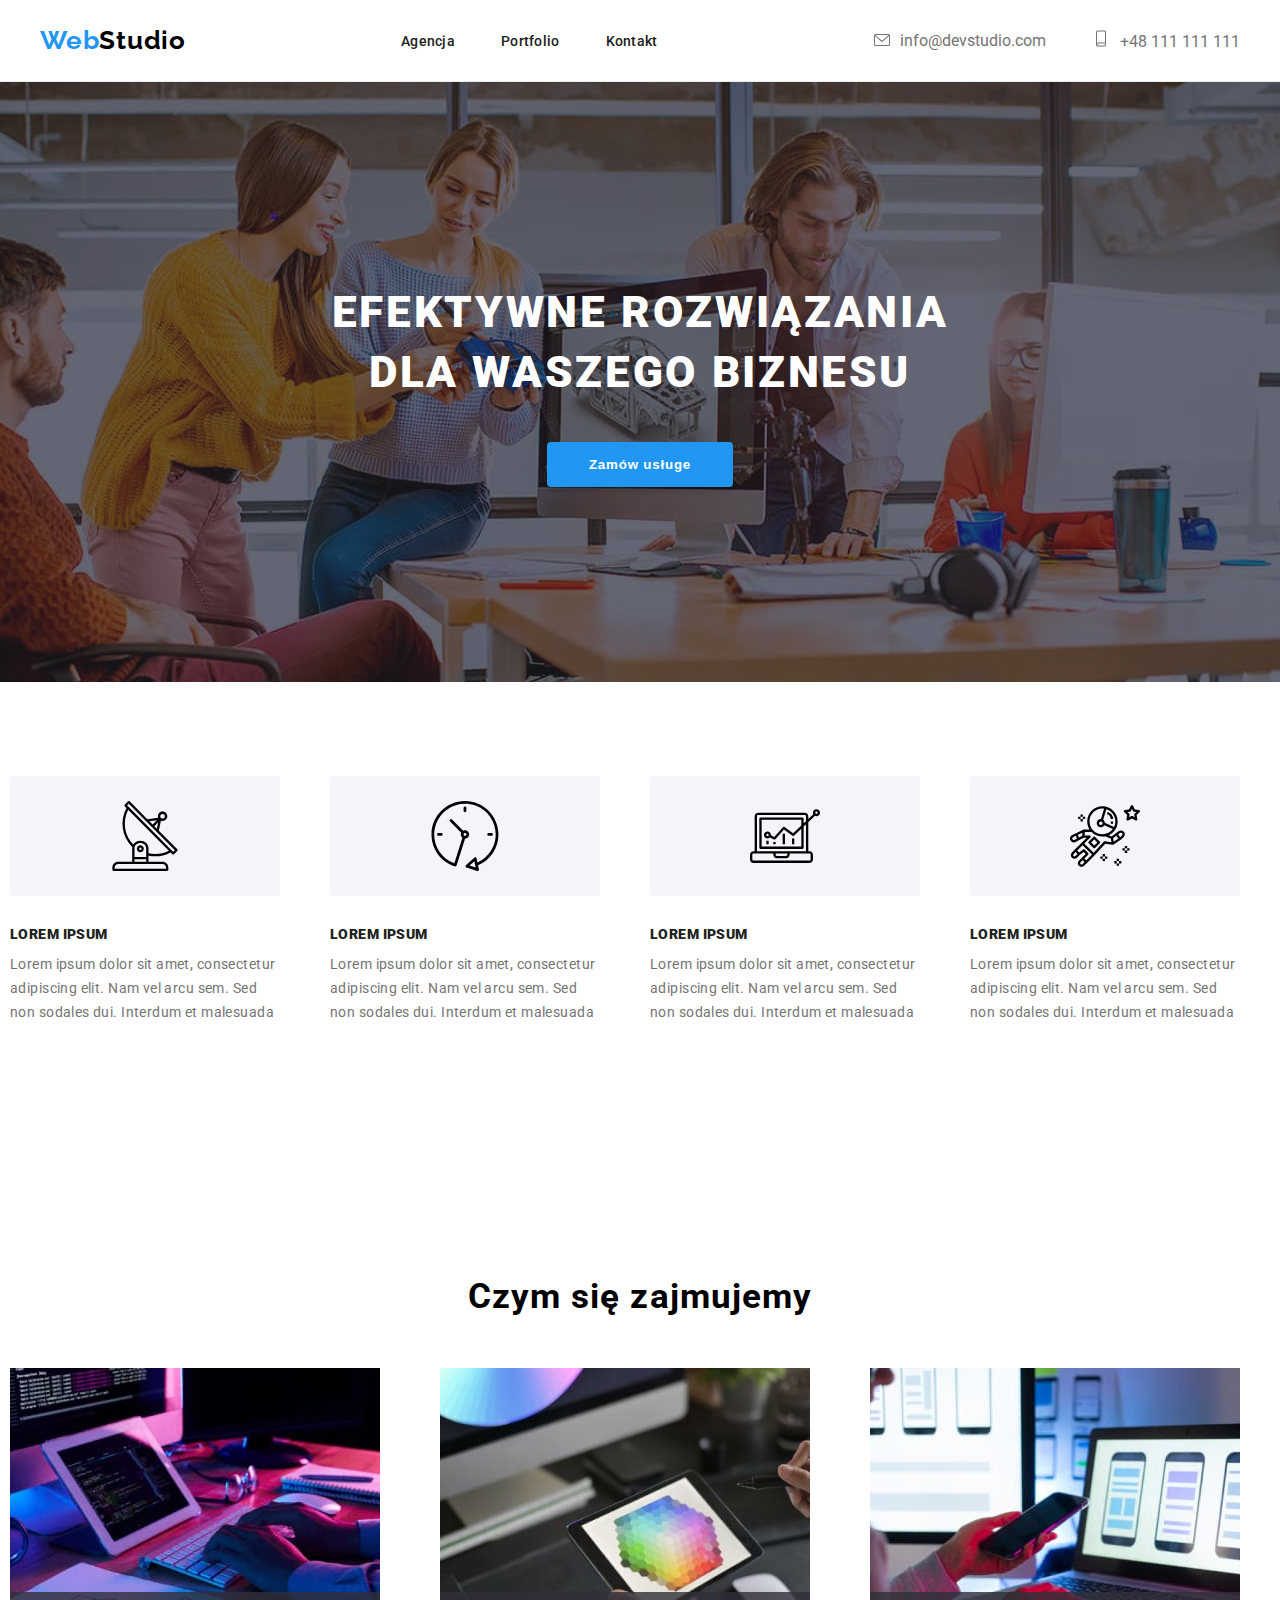
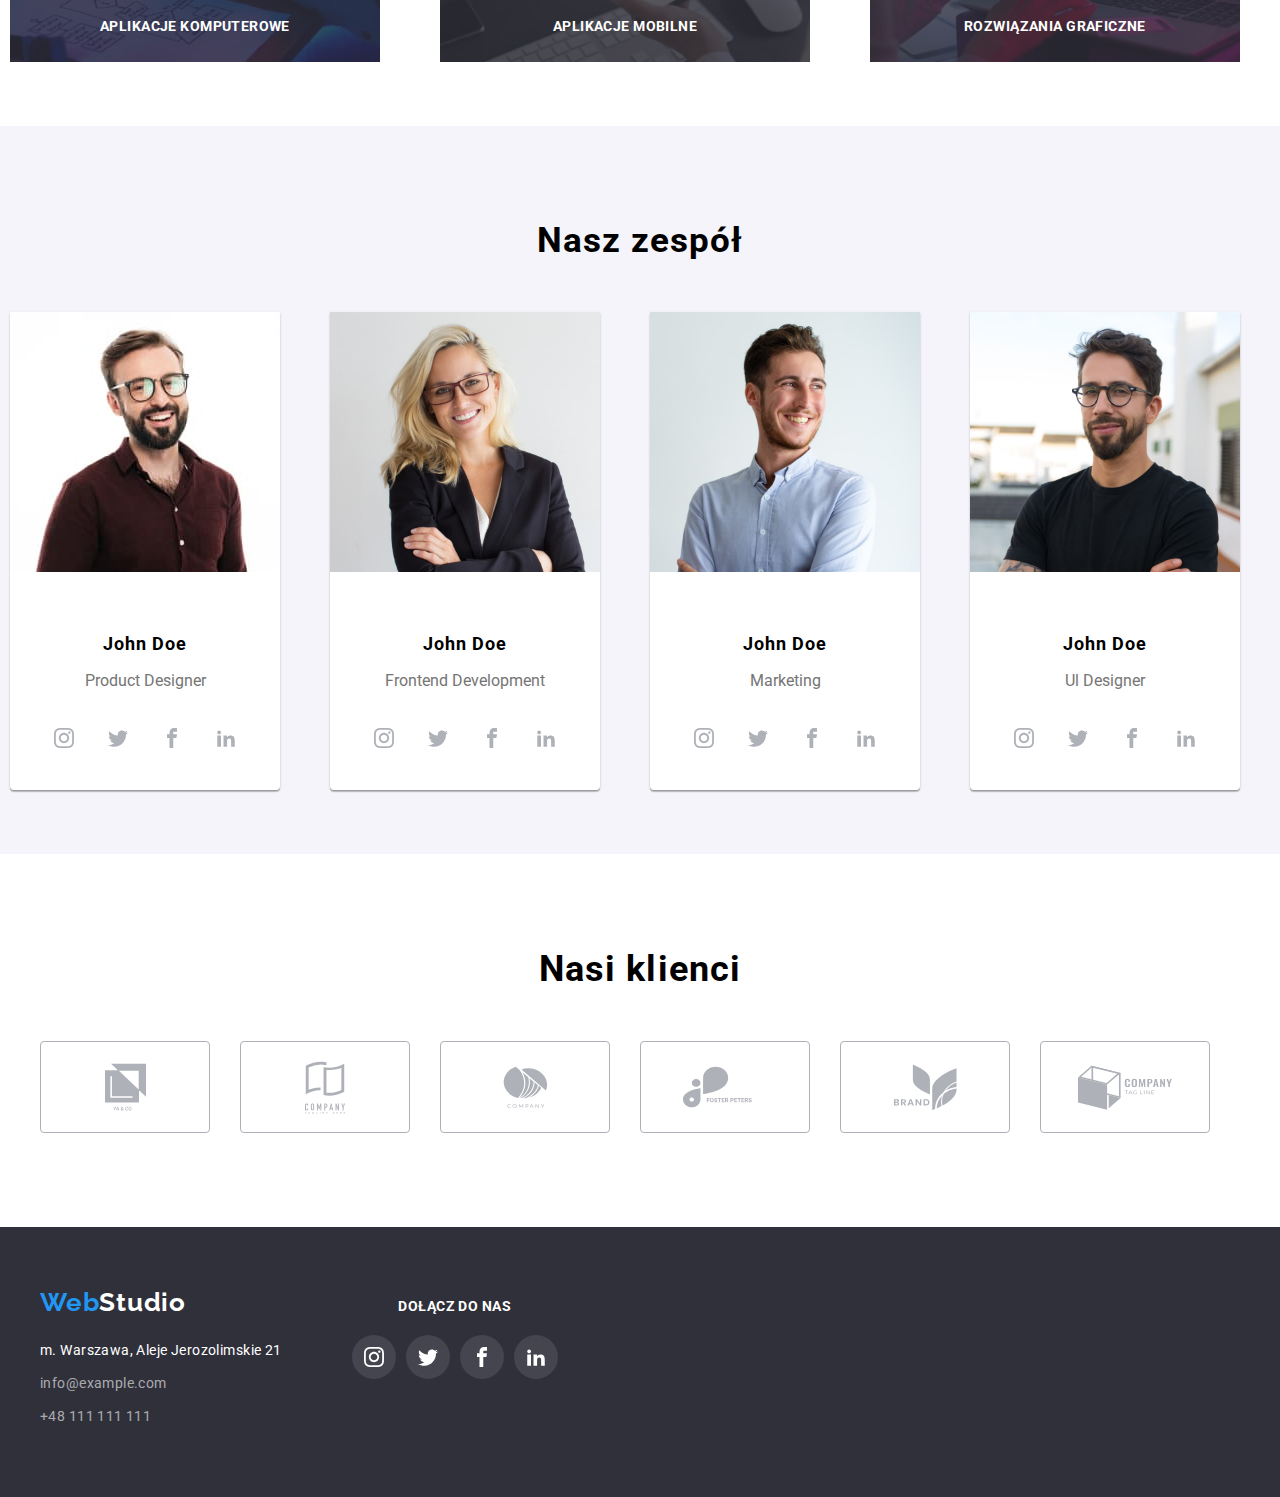
<file: index.html>
<!DOCTYPE html>
<html lang="pl">

<head>
    <meta charset="UTF-8" />
    <meta http-equiv="x-ua-compatible" content="ie=edge" />
    <meta name="viewport" content="width=device-width,initial-scale=1.0" />
    <title>Praca Domowa</title>
    <link rel="stylesheet" href="css/styles.css" />
    <link rel="preconnect" href="https://fonts.googleapis.com" />
    <link rel="preconnect" href="https://fonts.gstatic.com" crossorigin />
    <link
        href="https://fonts.googleapis.com/css2?family=Raleway:wght@700&family=Roboto:wght@400;500;700;900&display=swap"
        rel="stylesheet" />
</head>

<body>
    <header class="header">
        <div class="container">
            <div class="menu">
                <div class="menu-list">

                    <a class="logo-up-web" href="index.html">
                        <h2 class="logo-h2">Web<span class="second-color-up">Studio</span></h2>
                    </a>

                    <nav>
                        <ul class="menu-list-nav">
                            <li class="menu-list-nav-li">
                                <a class="aNav" href="">Agencja</a>
                            </li>
                            <li class="menu-list-nav-li">
                                <a class="aNav" href="portfolio.html">Portfolio</a>
                            </li>
                            <li class="menu-list-nav-li">
                                <a class="aNav" href="">Kontakt</a>
                            </li>
                        </ul>
                    </nav>
                </div>

                <ul class="header-contact-ul">
                    <li class="header-contact-li">
                        <a class="contact-color-right" href="mailto:info@devstudio.com"><svg class="icon envelope">
                                <use href="images/icons.svg#icon-envelope"></use>
                            </svg>info@devstudio.com</a>
                    </li>
                    <li class="header-contact-li">
                        <a class="contact-color-right" href="tel:+48111111111"> <svg class="icon smartphone">
                                <use href="images/icons.svg#icon-smartphone"></use>
                            </svg> +48 111 111 111</a>
                    </li>
                </ul>
            </div>
        </div>
    </header>

    <main>
        <section class="background-color  ">
            <div class="banner-img">
                <h1 class="banerText ">EFEKTYWNE ROZWIĄZANIA <br> DLA WASZEGO BIZNESU</h1>
                <div class="button-div-center ">
                    <button class="button" type="button" data-modal-open>Zamów usługe</button>
                </div>
            </div>
        </section>

        <section class="section ">
            <div class="container ">
                <ul class="description-ul">
                    <li class="description-li">
                        <div class="description-mini">
                            <svg class="description-icon">
                                <use href="images/icons.svg#icon-antenna"></use>
                            </svg>
                        </div>
                        <p class="description-b"><b>LOREM IPSUM</b></p>
                        <p class="description ">
                            Lorem ipsum dolor sit amet, consectetur adipiscing elit. Nam vel arcu sem. Sed non sodales
                            dui. Interdum et malesuada
                        </p>
                    </li>
                    <li class="description-li">
                        <div class="description-mini">
                            <svg class="description-icon">
                                <use href="images/icons.svg#icon-clock"></use>
                            </svg>
                        </div>
                        <p class="description-b"><b>LOREM IPSUM</b></p>
                        <p class="description ">
                            Lorem ipsum dolor sit amet, consectetur adipiscing elit. Nam vel arcu sem. Sed non sodales
                            dui. Interdum et malesuada
                        </p>
                    </li>
                    <li class="description-li">
                        <div class="description-mini">
                            <svg class="description-icon">
                                <use href="images/icons.svg#icon-diagram"></use>
                            </svg>
                        </div>
                        <p class="description-b"><b>LOREM IPSUM</b></p>
                        <p class="description ">
                            Lorem ipsum dolor sit amet, consectetur adipiscing elit. Nam vel arcu sem. Sed non sodales
                            dui. Interdum et malesuada
                        </p>
                    </li>
                    <li class="description-li">
                        <div class="description-mini">
                            <svg class="description-icon">
                                <use href="images/icons.svg#icon-astronaut"></use>
                            </svg>
                        </div>
                        <p class="description-b"><b>LOREM IPSUM</b></p>
                        <p class="description ">
                            Lorem ipsum dolor sit amet, consectetur adipiscing elit. Nam vel arcu sem. Sed non sodales
                            dui. Interdum et malesuada
                        </p>
                    </li>
                </ul>
            </div>
        </section>
        <section class="section ">
            <div class="container ">
                <h3 class="we-do-h3">Czym się zajmujemy</h3>
                <ul class="we-do-ul">
                    <li class="we-do-li">
                        <img class="we-do-img" src="images/img.jpg " 
                        alt="img1 " width="370 " height="294 " />
                        <div class="we-do-image-description">
                            <h4>Aplikacje Komputerowe</h4>
                        </div>
                    </li>
                    <li class="we-do-li">
                        <img class="we-do-img" src="images/img2.jpg " 
                        alt="img2 " width="370 " height="294 " />
                        <div class="we-do-image-description">
                            <h4>Aplikacje Mobilne</h4>
                        </div>
                    </li>
                    <li class="we-do-li">
                        <img class="we-do-img" src="images/img3.jpg " 
                        alt="img3 " width="370 " height="294 " />
                        <div class="we-do-image-description">
                            <h4>Rozwiązania Graficzne</h4>
                        </div>
                    </li>
                </ul>
            </div>
        </section>
        <section class="our-team-section section">
            <div class="container">
                <h3 class="team-h3">Nasz zespół</h3>
                <ul class="team-ul">
                    <li class="team-li">
                        <figure>
                            <img class="imgteam" src="images/img16.jpg " alt="img16 " />
                            <figcaption>
                                <h4 class="portfolio-h4">John Doe</h4>
                                <p class="portfolio-p">Product Designer</p>
                                <ul class="team-icons-ul">
                                    <li>
                                        <a class="team-icons-a" href="">
                                            <svg class="team-icons-icon">
                                                <use href="images/icons.svg#icon-instagram"></use>
                                            </svg></a>
                                    </li>
                                    <li>
                                        <a class="team-icons-a" href="">
                                            <svg class="team-icons-icon">
                                                <use href="images/icons.svg#icon-twitter"></use>
                                            </svg></a>
                                    </li>
                                    <li>
                                        <a class="team-icons-a" href="">
                                            <svg class="team-icons-icon">
                                                <use href="images/icons.svg#icon-facebook"></use>
                                            </svg></a>
                                    </li>
                                    <li>
                                        <a class="team-icons-a" href="">
                                            <svg class="team-icons-icon">
                                                <use href="images/icons.svg#icon-linkedin"></use>
                                            </svg></a>
                                    </li>
                                </ul>
                            </figcaption>
                    </li>
                    <li class="team-li">
                        <figure>
                            <img class="imgteam " src="images/img4.jpg " alt="img4 " />
                            <figcaption>
                                <h4 class="portfolio-h4">John Doe</h4>
                                <p class="portfolio-p">Frontend Development</p>
                                <ul class="team-icons-ul">
                                    <li>
                                        <a class="team-icons-a" href="">
                                            <svg class="team-icons-icon">
                                                <use href="images/icons.svg#icon-instagram"></use>
                                            </svg></a>
                                    </li>
                                    <li>
                                        <a class="team-icons-a" href="">
                                            <svg class="team-icons-icon">
                                                <use href="images/icons.svg#icon-twitter"></use>
                                            </svg></a>
                                    </li>
                                    <li>
                                        <a class="team-icons-a" href="">
                                            <svg class="team-icons-icon">
                                                <use href="images/icons.svg#icon-facebook"></use>
                                            </svg></a>
                                    </li>
                                    <li>
                                        <a class="team-icons-a" href="">
                                            <svg class="team-icons-icon">
                                                <use href="images/icons.svg#icon-linkedin"></use>
                                            </svg></a>
                                    </li>
                                </ul>
                            </figcaption>
                        </figure>
                    </li>
                    <li class="team-li">
                        <figure>
                            <img class="imgteam " src="images/img5.jpg " alt="img5 " />
                            <figcaption>
                                <h4 class="portfolio-h4">John Doe</h4>
                                <p class="portfolio-p">Marketing</p>
                                <ul class="team-icons-ul">
                                    <li>
                                        <a class="team-icons-a" href="">
                                            <svg class="team-icons-icon">
                                                <use href="images/icons.svg#icon-instagram"></use>
                                            </svg></a>
                                    </li>
                                    <li>
                                        <a class="team-icons-a" href="">
                                            <svg class="team-icons-icon">
                                                <use href="images/icons.svg#icon-twitter"></use>
                                            </svg></a>
                                    </li>
                                    <li>
                                        <a class="team-icons-a" href="">
                                            <svg class="team-icons-icon">
                                                <use href="images/icons.svg#icon-facebook"></use>
                                            </svg></a>
                                    </li>
                                    <li>
                                        <a class="team-icons-a" href="">
                                            <svg class="team-icons-icon">
                                                <use href="images/icons.svg#icon-linkedin"></use>
                                            </svg></a>
                                    </li>
                                </ul>
                            </figcaption>
                        </figure>
                    </li>
                    <li class="team-li">
                        <figure>
                            <img class="imgteam " src="images/img6.jpg " alt="img6 " />
                            <figcaption>
                                <h4 class="portfolio-h4">John Doe</h4>
                                <p class="portfolio-p">Ul Designer</p>
                                <ul class="team-icons-ul">
                                    <li>
                                        <a class="team-icons-a" href="">
                                            <svg class="team-icons-icon">
                                                <use href="images/icons.svg#icon-instagram"></use>
                                            </svg></a>
                                    </li>
                                    <li>
                                        <a class="team-icons-a" href="">
                                            <svg class="team-icons-icon">
                                                <use href="images/icons.svg#icon-twitter"></use>
                                            </svg></a>
                                    </li>
                                    <li>
                                        <a class="team-icons-a" href="">
                                            <svg class="team-icons-icon">
                                                <use href="images/icons.svg#icon-facebook"></use>
                                            </svg></a>
                                    </li>
                                    <li>
                                        <a class="team-icons-a" href="">
                                            <svg class="team-icons-icon">
                                                <use href="images/icons.svg#icon-linkedin"></use>
                                            </svg></a>
                                    </li>
                                </ul>
                            </figcaption>
                        </figure>
                    </li>
                </ul>
            </div>
        </section>
        <section class="section">
            <div class="container">
                <h2 class="clients-h2">Nasi klienci</h2>
                <ul class="clients-ul">
                    <li>
                        <a class="clients-a" href="">
                            <svg class="clients-a-icon company01">
                                <use href="images/icons.svg#client-icon-company-01"></use>
                            </svg></a>
                    </li>
                    <li>
                        <a class="clients-a" href="">
                            <svg class="clients-a-icon company02">
                                <use href="images/icons.svg#client-icon-company-02"></use>
                            </svg></a>
                    </li>
                    <li>
                        <a class="clients-a" href="">
                            <svg class="clients-a-icon company03">
                                <use href="images/icons.svg#client-icon-company-03"></use>
                            </svg></a>
                    </li>
                    <li>
                        <a class="clients-a" href="">
                            <svg class="clients-a-icon company04">
                                <use href="images/icons.svg#client-icon-company-04"></use>
                            </svg></a>
                    </li>
                    <li>
                        <a class="clients-a" href="">
                            <svg class="clients-a-icon company05">
                                <use href="images/icons.svg#client-icon-company-05"></use>
                            </svg></a>
                    </li>
                    <li>
                        <a class="clients-a" href="">
                            <svg class="clients-a-icon company06">
                                <use href="images/icons.svg#client-icon-company-06"></use>
                            </svg></a>
                    </li>
                </ul>
            </div>
        </section>
    </main>
    <footer class="footer">
        <div class="container footer-div">
            <div class="footer-div2">
                <a class="logoDown " href="index.html ">
                    <h2 class="logo-h2">Web<span class="secondColorDown ">Studio</span></h2>
                </a>
                <address>
                    <ul>
                        <li class="footer-li">m. Warszawa, Aleje Jerozolimskie 21</li>
                        <li class="footer-li"><a class="footer-a" href="mailto:info@example.com">info@example.com</a>
                        </li>
                        <li class="footer-li"><a class="footer-a" href="tel:+48111111111">+48 111 111 111</a></li>
                    </ul>
                </address>
            </div>
            <section class="footer-section">
                <h3 class="footer-h3">Dołącz do nas</h3>

                <ul class="footer-social-ul">
                    <li>
                        <a class="footer-social-a" href="">
                            <svg class="footer-social-a-icon">
                                <use href="images/icons.svg#icon-instagram"></use>
                            </svg></a>
                    </li>
                    <li>
                        <a class="footer-social-a" href="">
                            <svg class="footer-social-a-icon">
                                <use href="images/icons.svg#icon-twitter"></use>
                            </svg></a>
                    </li>
                    <li>
                        <a class="footer-social-a" href=""><svg class="footer-social-a-icon">
                                <use href="images/icons.svg#icon-facebook"></use>
                            </svg></a>
                    </li>
                    <li>
                        <a class="footer-social-a" href="">
                            <svg class="footer-social-a-icon">
                                <use href="images/icons.svg#icon-linkedin"></use>
                            </svg></a>
                    </li>
                </ul>
            </section>
        </div>
    </footer>

    <div class="backdrop animation-modal is-hidden" data-modal>
        <div class="modal-window">
            <button class="modal-close-btn" type="button" data-modal-close>
                <svg class="modal-icon-close">
                    <use href="images/icons.svg#button-close"></use>
                </svg>
            </button>
        </div>
    </div>

    <script src="./js/modal.js"></script>
</body>

</html>
</file>
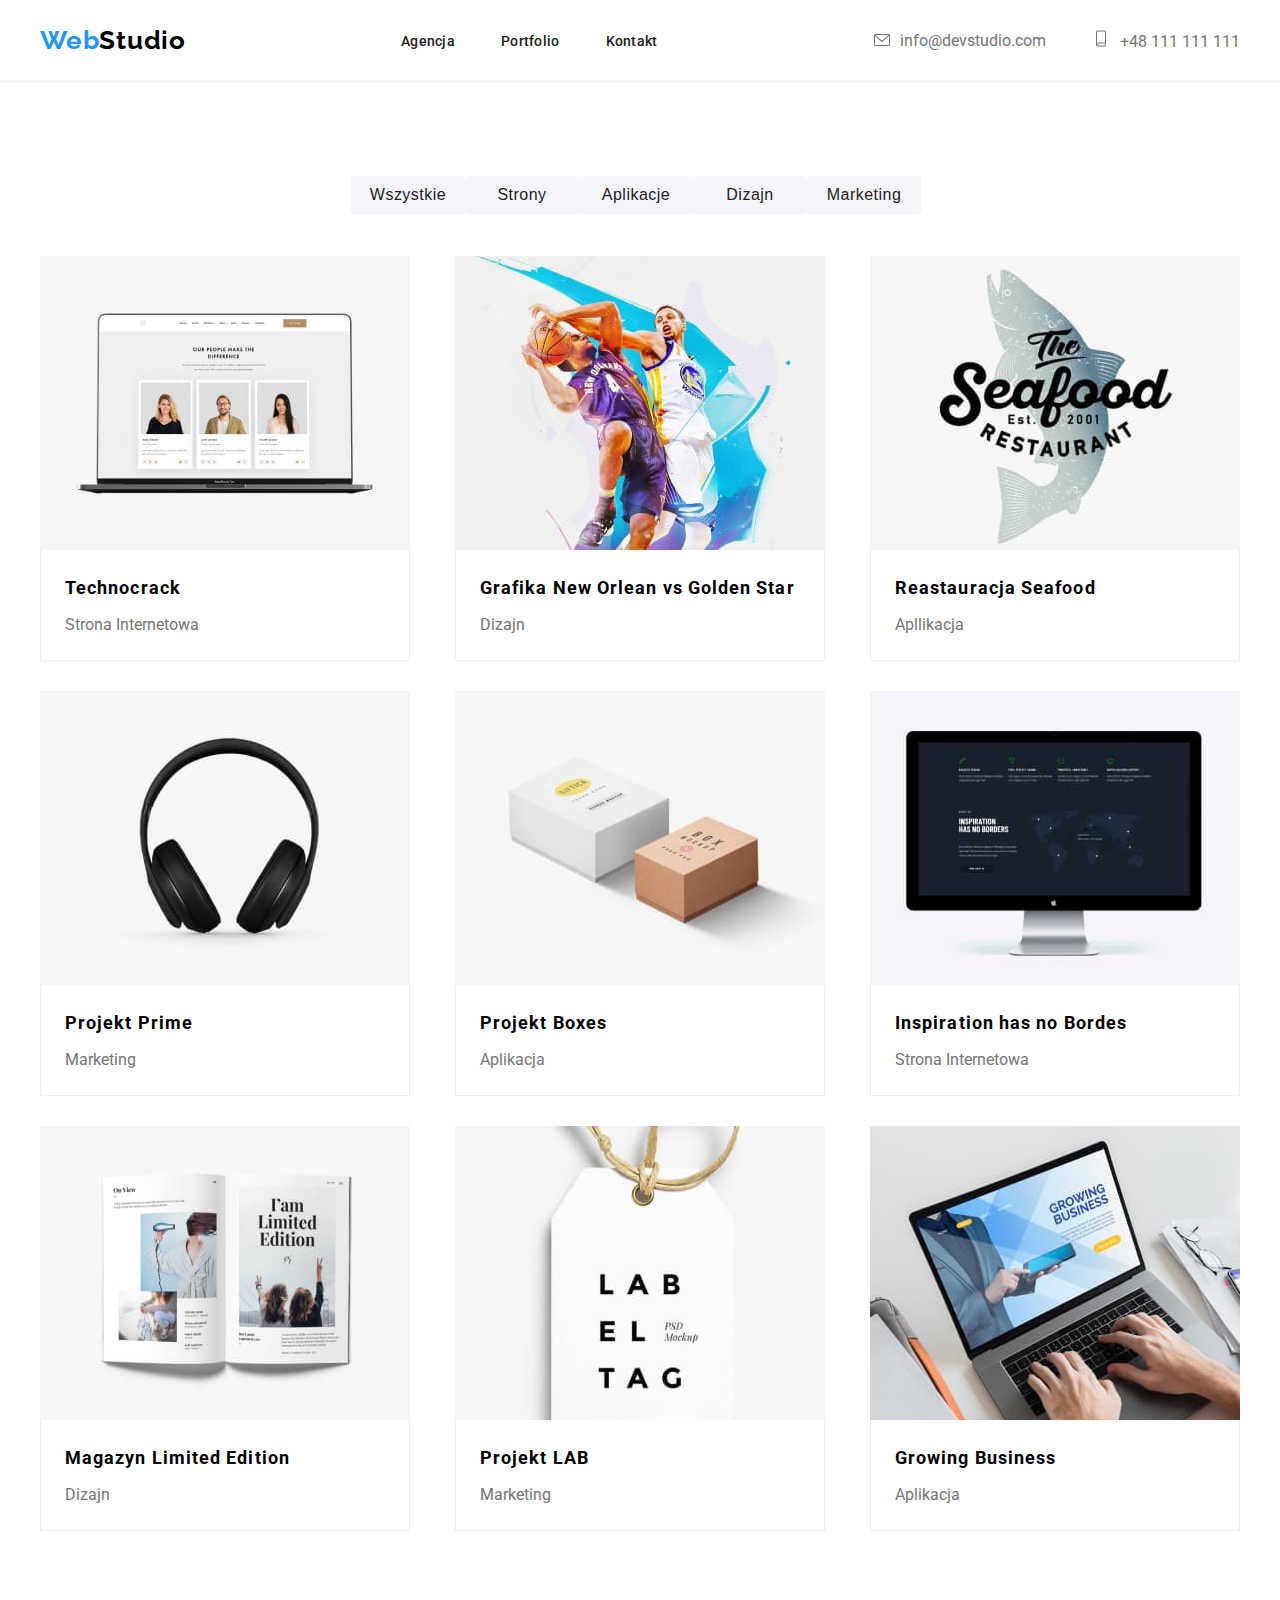
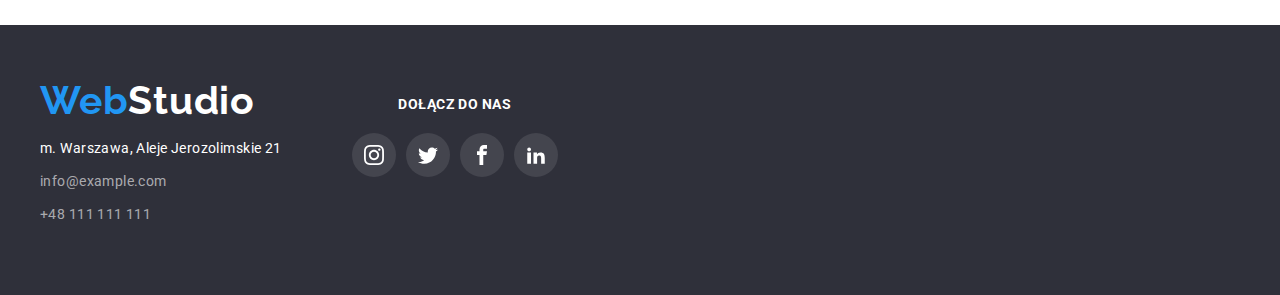
<file: portfolio.html>
<!DOCTYPE html>
<html lang="pl">

<head>
    <meta charset="UTF-8" />
    <meta http-equiv="x-ua-compatible" content="ie=edge" />
    <meta name="viewport" content="width=device-width,initial-scale=1.0" />
    <link rel="stylesheet" href="css/styles.css" />
    <link rel="preconnect" href="https://fonts.googleapis.com" />
    <link rel="preconnect" href="https://fonts.gstatic.com" crossorigin />
    <link
        href="https://fonts.googleapis.com/css2?family=Raleway:wght@700&family=Roboto:wght@400;500;700;900&display=swap"
        rel="stylesheet" />

    <title>Praca Domowa</title>
</head>

<body>
    <header class="header">
        <div class="container">
            <div class="menu">
                <div class="menu-list">

                    <a class="logo-up-web" href="index.html">
                        <h2 class="logo-h2">Web<span class="second-color-up">Studio</span></h2>
                    </a>

                    <nav>
                        <ul class="menu-list-nav">
                            <li class="menu-list-nav-li">
                                <a class="aNav" href="">Agencja</a>
                            </li>
                            <li class="menu-list-nav-li">
                                <a class="aNav" href="portfolio.html">Portfolio</a>
                            </li>
                            <li class="menu-list-nav-li">
                                <a class="aNav" href="">Kontakt</a>
                            </li>
                        </ul>
                    </nav>
                </div>

                <ul class="header-contact-ul">
                    <li class="header-contact-li">
                        <a class="contact-color-right" href="mailto:info@devstudio.com"><svg class="icon envelope">
                                <use href="images/icons.svg#icon-envelope"></use>
                            </svg>info@devstudio.com</a>
                    </li>
                    <li class="header-contact-li">
                        <a class="contact-color-right" href="tel:+48111111111"> <svg class="icon smartphone">
                                <use href="images/icons.svg#icon-smartphone"></use>
                            </svg> +48 111 111 111</a>
                    </li>
                </ul>
            </div>
        </div>
    </header>

    <main>
        <div class="container">
            <section class="section">
                <section>
                    <ul class="portfolio-button-ul">
                        <li class="portfolio-button-li">
                            <button class="button2 portfolioButton" type="button">
                                 Wszystkie
                            </button>
                        </li>
                        <li class="portfolio-button-li">
                            <button class="button2 portfolioButton" type="button">
                                Strony
                            </button>
                        </li>
                        <li class="portfolio-button-li">
                            <button class="button2 portfolioButton" type="button">
                                Aplikacje
                            </button>
                        </li>
                        <li class="portfolio-button-li">
                            <button class="button2 portfolioButton" type="button">
                                Dizajn
                            </button>
                        </li>
                        <li class="portfolio-button-li">
                            <button class="button2 portfolioButton" type="button">
                                Marketing
                            </button>
                        </li>
                    </ul>
                </section>
                <section>
                    <ul class="portfolio-ul">
                        <li class="portfolio-li">
                             <figure class="fig-pos-rel">
                                <img class="portfolio-img" src="images/img7.jpg" alt="img7" width="370" height="294"
                                    Top="262" Left="215" Blend="Pass throught" />
                                    <div class="portfolio-description-popup animation-modal">
                                        <p>
                                          Technocrack jest popularną platformą wykorzystywaną do rozpowszechniania koronawirusa. Firmy
                                          wykorzystują tę platformę do celów szpiegowskich i ataków na niezabezpieczone serwery
                                          konkurencji
                                        </p>
                                      </div>
                                <figcaption class="portfolio-figcaption">
                                    <h4 class="portfolio-h4">Technocrack</h4>
                                    <p class="portfolio-p">Strona Internetowa</p>
                                </figcaption>
                            </figure>
                        </li>
                        <li class="portfolio-li">
                             <figure class="fig-pos-rel">
                                <img class="portfolio-img" src="images/img8.jpg" alt="img8" width="370" height="294"
                                    Top="262" Left="615" Blend="Pass throught" />
                                    <div class="portfolio-description-popup animation-modal">
                                        <p>
                                          Technocrack jest popularną platformą wykorzystywaną do rozpowszechniania koronawirusa. Firmy
                                          wykorzystują tę platformę do celów szpiegowskich i ataków na niezabezpieczone serwery
                                          konkurencji
                                        </p>
                                      </div>
                                <figcaption class="portfolio-figcaption">
                                    <h4 class="portfolio-h4">
                                        Grafika New Orlean vs Golden Star
                                    </h4>
                                    <p class="portfolio-p">Dizajn</p>
                                </figcaption>
                            </figure>
                        </li>
                        <li class="portfolio-li">
                             <figure class="fig-pos-rel">
                                <img class="portfolio-img" src="images/img9.jpg" alt="img9" width="370" height="294"
                                    Top="262" Left="1015" Blend="Pass throught" />
                                    <div class="portfolio-description-popup animation-modal">
                                        <p>
                                          Technocrack jest popularną platformą wykorzystywaną do rozpowszechniania koronawirusa. Firmy
                                          wykorzystują tę platformę do celów szpiegowskich i ataków na niezabezpieczone serwery
                                          konkurencji
                                        </p>
                                      </div>
                                <figcaption class="portfolio-figcaption">
                                    <h4 class="portfolio-h4">Reastauracja Seafood</h4>
                                    <p class="portfolio-p">Apllikacja</p>
                                </figcaption>
                            </figure>
                        </li>
                        <li class="portfolio-li">
                             <figure class="fig-pos-rel">
                                <img class="portfolio-img" src="images/img10.jpg" alt="img10" width="370" height="294"
                                    Top="262" Left="1015" Blend="Pass throught" />
                                    <div class="portfolio-description-popup animation-modal">
                                        <p>
                                          Technocrack jest popularną platformą wykorzystywaną do rozpowszechniania koronawirusa. Firmy
                                          wykorzystują tę platformę do celów szpiegowskich i ataków na niezabezpieczone serwery
                                          konkurencji
                                        </p>
                                      </div>
                                <figcaption class="portfolio-figcaption">
                                    <h4 class="portfolio-h4">Projekt Prime</h4>
                                    <p class="portfolio-p">Marketing</p>
                                </figcaption>
                            </figure>
                        </li>
                        <li class="portfolio-li">
                             <figure class="fig-pos-rel">
                                <img class="portfolio-img" src="images/img11.jpg" alt="img11" width="370" height="294"
                                    Top="262" Left="1015" Blend="Pass throught" />
                                    <div class="portfolio-description-popup animation-modal">
                                        <p>
                                          Technocrack jest popularną platformą wykorzystywaną do rozpowszechniania koronawirusa. Firmy
                                          wykorzystują tę platformę do celów szpiegowskich i ataków na niezabezpieczone serwery
                                          konkurencji
                                        </p>
                                      </div>
                                <figcaption class="portfolio-figcaption">
                                    <h4 class="portfolio-h4">Projekt Boxes</h4>
                                    <p class="portfolio-p">Aplikacja</p>
                                </figcaption>
                            </figure>
                        </li>
                        <li class="portfolio-li">
                             <figure class="fig-pos-rel">
                                <img class="portfolio-img" src="images/img12.jpg" alt="img12" width="370" height="294"
                                    Top="262" Left="1015" Blend="Pass throught" />
                                    <div class="portfolio-description-popup animation-modal">
                                        <p>
                                          Technocrack jest popularną platformą wykorzystywaną do rozpowszechniania koronawirusa. Firmy
                                          wykorzystują tę platformę do celów szpiegowskich i ataków na niezabezpieczone serwery
                                          konkurencji
                                        </p>
                                      </div>
                                <figcaption class="portfolio-figcaption">
                                    <h4 class="portfolio-h4">Inspiration has no Bordes</h4>
                                    <p class="portfolio-p">Strona Internetowa</p>
                                </figcaption>
                            </figure>
                        </li>
                        <li class="portfolio-li">
                             <figure class="fig-pos-rel">
                                <img class="portfolio-img" src="images/img13.jpg" alt="img13" width="370" height="294"
                                    Top="262" Left="1015" Blend="Pass throught" />
                                    <div class="portfolio-description-popup animation-modal">
                                        <p>
                                          Technocrack jest popularną platformą wykorzystywaną do rozpowszechniania koronawirusa. Firmy
                                          wykorzystują tę platformę do celów szpiegowskich i ataków na niezabezpieczone serwery
                                          konkurencji
                                        </p>
                                      </div>
                                <figcaption class="portfolio-figcaption">
                                    <h4 class="portfolio-h4">Magazyn Limited Edition</h4>
                                    <p class="portfolio-p">Dizajn</p>
                                </figcaption>
                            </figure>
                        </li>
                        <li class="portfolio-li">
                             <figure class="fig-pos-rel">
                                <img class="portfolio-img" src="images/img14.jpg" alt="img14" width="370" height="294"
                                    Top="262" Left="1015" Blend="Pass throught" />
                                    <div class="portfolio-description-popup animation-modal">
                                        <p>
                                          Technocrack jest popularną platformą wykorzystywaną do rozpowszechniania koronawirusa. Firmy
                                          wykorzystują tę platformę do celów szpiegowskich i ataków na niezabezpieczone serwery
                                          konkurencji
                                        </p>
                                      </div>
                                <figcaption class="portfolio-figcaption">
                                    <h4 class="portfolio-h4">Projekt LAB</h4>
                                    <p class="portfolio-p">Marketing</p>
                                </figcaption>
                            </figure>
                        </li>
                        <li class="portfolio-li">
                            <figure class="fig-pos-rel">
                                <img class="portfolio-img" src="images/img15.jpg" alt="img15" width="370" height="294"
                                    Top="262" Left="1015" Blend="Pass throught" />
                                    <div class="portfolio-description-popup animation-modal">
                                        <p>
                                          Technocrack jest popularną platformą wykorzystywaną do rozpowszechniania koronawirusa. Firmy
                                          wykorzystują tę platformę do celów szpiegowskich i ataków na niezabezpieczone serwery
                                          konkurencji
                                        </p>
                                      </div>
                                <figcaption class="portfolio-figcaption">
                                    <h4 class="portfolio-h4">Growing Business</h4>
                                    <p class="portfolio-p">Aplikacja</p>
                                </figcaption>
                            </figure>
                        </li>
                    </ul>
                </section>
            </section>
        </div>
    </main>

    <footer class="footer">
        <div class="container footer-div">
            <div class="footer-div2">
                <a class="logoDown " href="index.html ">
                    <h2>Web<span class="secondColorDown ">Studio</span></h2>
                </a>
                <address>
                    <ul>
                        <li class="footer-li">m. Warszawa, Aleje Jerozolimskie 21</li>
                        <li class="footer-li"><a class="footer-a" href="mailto:info@example.com">info@example.com</a>
                        </li>
                        <li class="footer-li"><a class="footer-a" href="tel:+48111111111">+48 111 111 111</a></li>
                    </ul>
                </address>
            </div>
            <section class="footer-section">
                <h3 class="footer-h3">Dołącz do nas</h3>

                <ul class="footer-social-ul">
                    <li>
                        <a class="footer-social-a" href="">
                            <svg class="footer-social-a-icon">
                                <use href="images/icons.svg#icon-instagram"></use>
                            </svg></a>
                    </li>
                    <li>
                        <a class="footer-social-a" href="">
                            <svg class="footer-social-a-icon">
                                <use href="images/icons.svg#icon-twitter"></use>
                            </svg></a>
                    </li>
                    <li>
                        <a class="footer-social-a" href=""><svg class="footer-social-a-icon">
                                <use href="images/icons.svg#icon-facebook"></use>
                            </svg></a>
                    </li>
                    <li>
                        <a class="footer-social-a" href="">
                            <svg class="footer-social-a-icon">
                                <use href="images/icons.svg#icon-linkedin"></use>
                            </svg></a>
                    </li>
                </ul>
            </section>
        </div>
    </footer>
</body>

</html>
</file>
<file: css/styles.css>
* {
  margin: 0px;
  padding: 0px;
  box-sizing: border-box;
}

.logo-up-web {
  width: 145px;
  height: 31px;
  font-family: 'Raleway';
  font-style: normal;
  font-weight: 700;
  font-size: 26px;
  line-height: 1.19em;
  letter-spacing: 0.03em;
  color: #2196f3;
  margin-right: 200px;
}

.logoDown {
  width: 145px;
  height: 31px;
  font-family: 'Raleway';
  display: inline-block;
  font-style: normal;
  font-weight: 700;
  font-size: 26px;
  line-height: 31px;
  letter-spacing: 0.03em;
  margin-bottom: 20px;
  color: #2196f3;
}
.logo-h2{
  font-size: 26px;
  height: 26px;
}

.header {
  padding: 25px 0;
  background-color: #fff;
  border-bottom: 1px solid #ececec;
}

.menu {
  display: flex;
  justify-content: space-between;
  flex-wrap: wrap;
  align-items: center;
}

.menu-list {
  display: flex;
  flex-wrap: wrap;
  align-items: center;
  list-style: none;
}

.menu-list-nav {
  /* display: flex;
  flex-wrap: wrap;
  align-items: center;
  list-style: none;
  margin-left: -46px; */
  display: flex;
  margin-left: -30px;
  list-style-type: none;
  flex-wrap: wrap;
  justify-content: space-between;
}

.menu-list-nav-li {
  margin-left: 46px;
}

a {
  text-decoration: none;
  color: #212121;
}

a:hover {
  color: #2196f3;
}

h1 {
  text-transform: uppercase;
  color: white;
  font-size: 44px;
  text-align: center;
}

.background-color {
  background-color: #2f303a;
  height: 600px;
  vertical-align: top;
}

body {
  font-family: 'Roboto', sans-serif;
  color: black;
}

.button {
  background-color: #2196f3;
  font-weight: 700;
  color: #fff;
  border: 0px;
  padding: 10px 42px;
  border-radius: 4px;
  line-height: 1.875em;
  letter-spacing: 0.06em;
  box-shadow: 0px 4px 4px rgba(0, 0, 0, 0.15);
  cursor: pointer;
  margin-top: 40px;
}

.description {
  width: 270px;
  font-family: 'Roboto';
  font-style: normal;
  font-weight: 400;
  font-size: 14px;
  line-height: 24px;

  letter-spacing: 0.03em;

  color: #757575;
}

h3 {
  font-size: 36px;
  text-align: center;
}

.description-ul {
  display: flex;
  margin-left: -30px;
  list-style-type: none;
  flex-wrap: wrap;
  padding-bottom: 94px;
  margin-bottom: -30px;
  justify-content: space-between;
}

.description-li {
  /* margin-bottom: 30px;
  margin-left: 30px; */
  margin: 0;
  max-width: 270px;
}

.description-b {
  font-family: 'Roboto';
  font-style: normal;
  font-weight: 700;
  font-size: 14px;
  line-height: 16px;
  letter-spacing: 0.03em;
  text-transform: uppercase;
  margin-bottom: 10px;

  color: #212121;
}
.description-mini {
  display: flex;
  justify-content: center;
  width: 100%;
  height: 120px;
  padding: 25px 0;
  border-radius: 4px;
  margin-bottom: 30px;
  background-color: #f5f4fa;
}

.description-icon {
  width: 70px;
  height: 70px;
}

.we-do-img {
  min-width: 370px;
  display: block; 
}
.fig-pos-rel{
  position: relative;
}
.we-do-image-description {
  display: flex;
  background-color: rgba(47, 48, 58, 0.8);;
  color: #fff;
  font-weight: 700;
  font-size: 14px;
  text-transform: uppercase;
  line-height: 1.14em;
  justify-content: center;
  /* position: absolute; */
  letter-spacing: 0.03em;
  padding: 27px 0;
  left: 0px;
  bottom: 0px;
  position: absolute;
  width: 100%;
}

.we-do-h3 {
  font-size: 35px;
  line-height: 1.2em;
  letter-spacing: 0.03em;
  margin-bottom: 50px;
  text-align: center;
}

.we-do-ul {
  display: flex;
  flex-wrap: wrap;
  margin-bottom: -30px;
  margin-left: -30px;
  justify-content: space-between;
}

.we-do-li {
  list-style-type: none;
  /* margin-bottom: 30px;
  margin-left: 30px; */
  margin: 0;
  position: relative;
}

.button2:hover {
  color: white;
  background-color: #2196f3;
  cursor: pointer;
}

footer {
  background-color: #2f303a;
  color: white;
}

.hrefBottomColor {
  color: rgba(255, 255, 255, 0.6);
}

.hrefTopColorRight {
  color: #757575;
}

.contact-color-right {
  color: #757575;
}

.our-team-section {
  background-color: #f5f4fa;
}

.second-color-up {
  color: black;
}

.secondColorDown {
  color: white;
}

li {
  list-style-type: none;
  display: inline-block;
}

p {
  word-wrap: break-word;
}

.container {
  max-width: 1200px;
  margin: 0 auto;
  /* padding: 0 15px; */
}

.section {
  padding: 94px 0;
}

.button-div-center {
  text-align: center;
}

header {
  border-bottom: 1px solid #ececec;
}

.team-li {
  display: flex;
  flex-direction: column;
  align-content: center;
  background-color: #fff;
  box-shadow: 0px 1px 3px rgba(0, 0, 0, 0.12), 0px 1px 1px rgba(0, 0, 0, 0.14),
    0px 2px 1px rgba(0, 0, 0, 0.2);
  border-radius: 0px 0px 4px 4px;
/* margin-left: 30px;
  margin-bottom: 30px; */
  margin: 0;
}

.team-ul {
  list-style-type: none;
  display: flex;
  flex-wrap: wrap;
  margin-left: -30px;
  margin-bottom: -30px;
  justify-content: space-between;
}
.team-li figcaption {
  display: flex;
  flex-direction: column;
  align-items: center;
  padding: 30px;
}

.team-h3 {
  font-size: 35px;
  line-height: 1.2em;
  letter-spacing: 0.03em;
  margin-bottom: 50px;
  text-align: center;
}

.imgteam {
  width: 270px;
  height: 260px;
}

.Teambox {
  background: #ffffff;
  box-shadow: 0px 1px 3px rgba(0, 0, 0, 0.12), 0px 1px 1px rgba(0, 0, 0, 0.14),
    0px 2px 1px rgba(0, 0, 0, 0.2);
  border-radius: 0px 0px 4px 4px;
  width: 270px;
  height: 368px;
}

.aNav {
  font-style: normal;
  font-weight: 500;
  font-size: 14px;
  line-height: 16px;
  letter-spacing: 0.02em;
  display: flex;
  align-items: center;
}

.header-contact-ul {
  display: flex;
  flex-wrap: wrap;
  align-items: center;
  list-style: none;
  margin-left: -50px;
}

.header-contact-li {
  margin-left: 50px;
}

.banerText {
  font-style: normal;
  font-weight: 900;
  font-size: 44px;
  line-height: 60px;
  text-align: center;
  letter-spacing: 0.06em;
  text-transform: uppercase;
}

.banner-img {
  /* max-width: 1600px; */
  height: 600px;
  padding: 200px 0;
  background-image: linear-gradient(
      rgba(47, 48, 58, 0.4),
      rgba(47, 48, 58, 0.4)
    ),
    url('../images/banner.jpg');
  background-size: cover;
  background-position: center;
  background-repeat: no-repeat;
  margin: 0 auto;
}

.portfolio-button-ul {
  display: flex;
  justify-content: center;
  list-style-type: none;
  flex-wrap: wrap;
  margin-left: -8px;
  margin-bottom: -8px;
  padding-bottom: 50px;
  justify-content: center;
}
.portfolio-description-popup {
  position: absolute; 
  top: 0;
  left: 0;
  color: #fff;
  background-color: #2196f3e5;
  padding: 49px 24px;
  font-weight: 400;
  font-size: 18px;
  line-height: 1.56em;
  letter-spacing: 0.03em;
  transform: translatey(100%);
  opacity: 0;
}
.portfolio-li:hover .portfolio-description-popup,
.pportfolio-li:active .portfolio-description-popup,
.portfolio-li:focus .portfolio-description-popup {
  transform: translatey(0);
  opacity: 100;
}


.portfolio-button-li {
   /* margin-left: 8px;
  margin-bottom: 8px; */
  margin: 0;
  width: 114px;
  height: 38px;
  background: #f5f4fa;
  text-align: center;
  border-radius: 4px;
}
.button2:hover {
  color: white;
  background-color: #2196f3;
  width: 114px;
  height: 38px;
  cursor: pointer;
}

.portfolioButton {
  width: 93px;
  height: 38px;
  background: #f5f4fa;
  border-radius: 4px;
  font-style: normal;
  font-weight: 500;
  font-size: 16px;
  line-height: 26px;
  text-align: center;
  letter-spacing: 0.03em;
  color: #212121;
  border: none;
}

.portfolio-img {
  display: block;
  position: relative;
}

.portfolio-ul {
  display: flex;
  flex-wrap: wrap;
  list-style-type: none;
  margin-left: -30px;
  margin-bottom: -30px;
  justify-content: space-between;
}

.portfolio-h4 {
  font-size: 18px;
  line-height: 2;
  letter-spacing: 0.06em;
  padding: 20px 24px 4px 24px;
}

.portfolio-p {
  padding: 0px 24px 20px 24px;
  line-height: 1.875em;
  color: #757575;
}

.portfolio-figcaption {
  border-right: 1px solid #eeeeee;
  border-bottom: 1px solid #eeeeee;
  border-left: 1px solid #eeeeee;
  background-color: #ffffff;
  
}

.portfolio-li {
  max-width: 370px;
  margin-left: 30px;
  margin-bottom: 30px;
  background-color: #fff;
}
.portfolio-li:hover,
.portfolio-li:focus {
  box-shadow: 0px 1px 1px rgba(0, 0, 0, 0.12), 0px 4px 4px rgba(0, 0, 0, 0.06), 1px 4px 6px rgba(0, 0, 0, 0.16);
}

.clients-h2 {
  font-weight: 700;
  font-size: 36px;
  line-height: 1.2em;
  letter-spacing: 0.03em;
  margin-bottom: 50px;
  text-align: center;
}

.clients-ul {
  list-style-type: none;
  display: flex;
  flex-wrap: wrap;
  margin-left: -30px;
  margin-bottom: -30px;
}

.clients-a {
  display: flex;
  justify-content: center;
  height: 92px;
  min-width: 170px;
  border: 1px solid #afb1b8;
  border-radius: 4px;
  margin-left: 30px;
  margin-bottom: 30px;
  cursor: pointer;
  color: #afb1b8;
}

.clients-a-icon {
  display: flex;
  align-self: center;
  --clients-list-item-icon-color: currentcolor;
}

.clients-a .company01 {
  width: 41px;
  height: 48px;
}

.clients-a .company02 {
  width: 40px;
  height: 53px;
}
.clients-a .company04 {
  width: 85px;
  height: 42px;
}

.clients-a .company03 {
  width: 45px;
  height: 42px;
}

.clients-a .company06 {
  width: 94px;
  height: 45px;
}
.clients-a .company05 {
  width: 63px;
  height: 47px;
}

.clients-a:hover {
  border: 1px solid #2196f3;
  color: #2196f3;
}
.clients-a:focus {
  border: 1px solid #2196f3;
  color: #2196f3;
}

.footer {
  font-style: normal;
  background-color: #2f303a;
  color: #fff;
  padding: 60px 0;
}

.footer-div {
  display: flex;
}

.footer-div2 {
  margin-right: 70px;
}

.footer-li {
  font-style: normal;
  font-size: 14px;
  line-height: 24px;
  letter-spacing: 0.03em;
  font-weight: 400;
  list-style-type: none;
  color: #fff;
  margin-bottom: 9px;
  display: flex;
  flex-direction: column;
  align-content: center;
}

.footer-a {
  color: rgba(255, 255, 255, 0.6);
}
.footer-a:hover {
  color: rgba(255, 255, 255, 1);
}
.footer-a:focus {
  color: rgba(255, 255, 255, 1);
}
.footer-h3 {
  font-style: normal;
  font-weight: 700;
  text-transform: uppercase;
  font-size: 14px;
  line-height: 1.14em;
  letter-spacing: 0.03em;
}

.footer-section {
  display: flex;
  flex-direction: column;
  justify-content: start;
  padding-top: 12px;
}

.footer-social-a {
  display: flex;
  justify-content: center;
  align-items: center;
  align-self: center;
  width: 44px;
  height: 44px;
  margin-left: 10px;
  border-radius: 50%;
  background-color: rgba(255, 255, 255, 0.1);
  color: #fff;
}

.footer-social-ul {
  display: flex;
  align-items: center;
  list-style-type: none;
  margin-top: 20px;
  margin-left: -10px;
}

.footer-social-a-icon {
  width: 20px;
  height: 20px;
  fill: currentcolor;
}

.footer-social-a:hover {
  background-color: #2196f3;
  color: #fff;
}
.footer-social-a:focus {
  background-color: #2196f3;
  color: #fff;
}


/* ikonki */

.header-contact-li .icon {
  fill: currentColor;
  margin-right: 10px;
}

.header-contact-li .envelope {
  width: 16px;
  height: 12px;
}

.header-contact-li .smartphone {
  width: 10px;
  height: 17px;
}

.team-icons-ul {
  list-style-type: none;
  display: flex;
  align-items: center;
  margin-left: -10px;
}

.team-icons-a {
  display: flex;
  justify-content: center;
  align-items: center;
  align-self: center;
  width: 44px;
  height: 44px;
  margin-left: 10px;
  border-radius: 50%;
  background-color: #fff;
  color: #afb1b8;
}

.team-icons-icon {
  width: 20px;
  height: 20px;
  fill: currentcolor;
}
.team-icons-a:hover,
.team-icons-a:focus
{
  background-color: #2196f3;
  color:#fff;
}

/* hw5 */

.animation-modal {
  transition-property: color, background-color, box-shadow, transform, border-color, opacity, visibility;
  transition-timing-function: cubic-bezier(0.4, 0, 0.2, 1);
  transition-duration: 250ms;
}

.modal-icon-close {
  margin: auto;
  display: flex;
  width: 30px;
  height: 30px;
  cursor: pointer;
}
.backdrop {
  position: fixed;
  display: flex;
  top: 0;
  bottom: 0;
  right: 0;
  cursor: not-allowed;
  left: 0;
  background-color: hsla(0, 0%, 0%, 0.2);
}
.modal-window {
  background-color: #fff;
  min-width: 528px;
  min-height: 581px;
  cursor: auto;
  margin: auto;
  box-shadow: 0px 1px 3px rgba(0, 0, 0, 0.12), 0px 1px 1px rgba(0, 0, 0, 0.14), 0px 2px 1px rgba(0, 0, 0, 0.2);
  border-radius: 4px;
  padding: 8px;
  position: relative;
}
.modal-close-btn {
  position: absolute;
  display: flex;
  top: 8px;
  background-color: transparent;
  right: 8px;
  border: 1px solid #0000001a;
  border-radius: 50%;
}
.is-hidden {  
  visibility: hidden;
}
</file>
